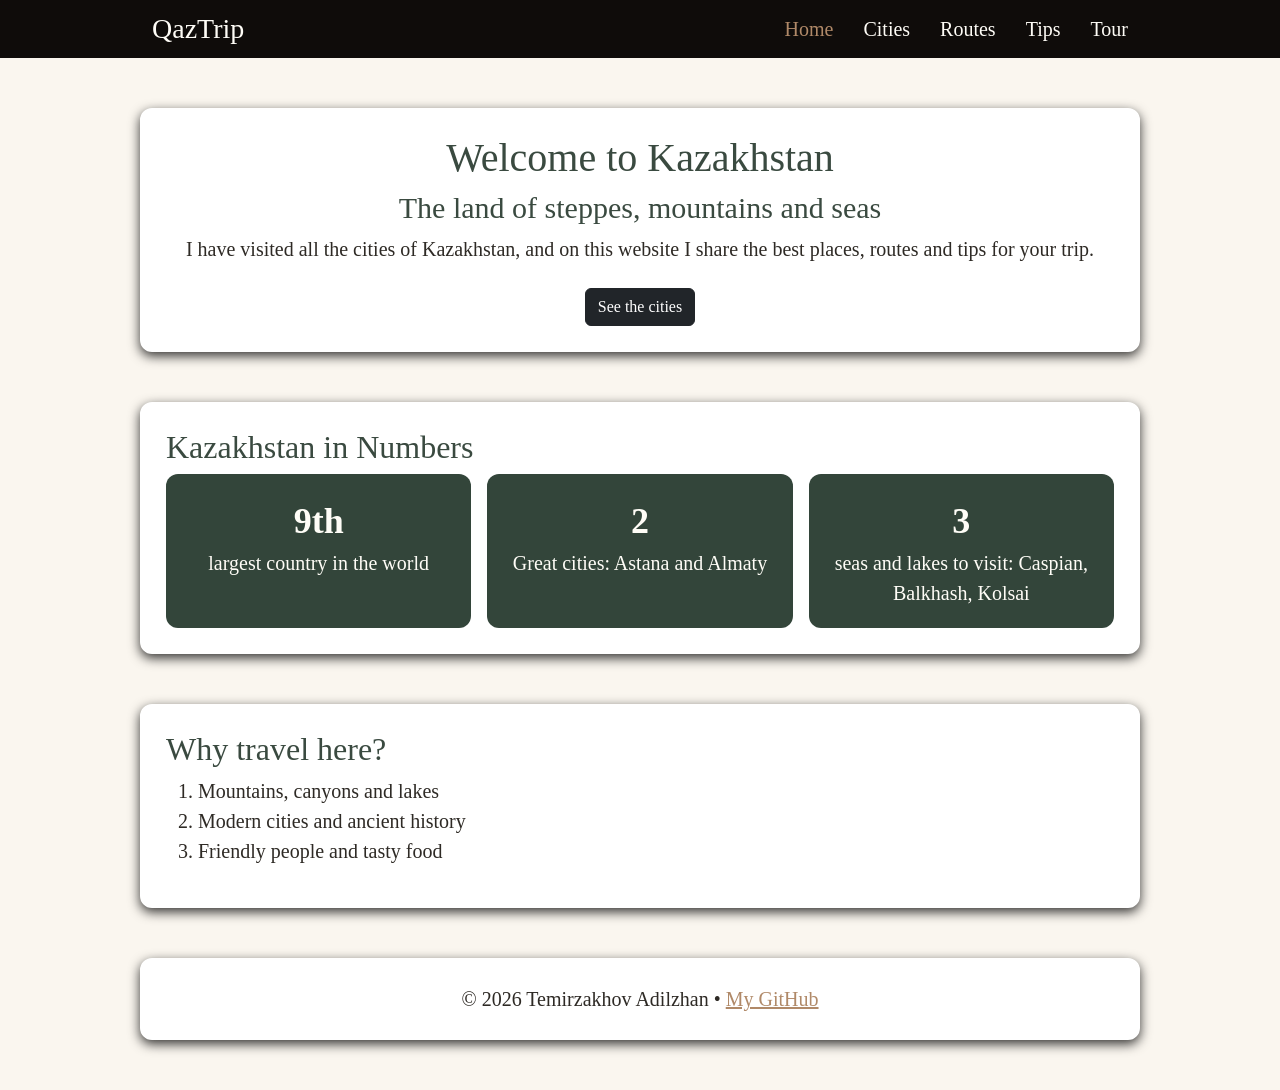
<file: index.html>
<!DOCTYPE html>
<html lang="en">
<head>
  <meta charset="UTF-8">
  <meta name="viewport" content="width=device-width, initial-scale=1.0">
  <title>Home | QazTrip</title>
  <link rel="stylesheet" href="https://cdn.jsdelivr.net/npm/bootstrap@5.3.3/dist/css/bootstrap.min.css">
  <link rel="stylesheet" href="styles.css">
</head>
<body>
  <header class="qw">
    <div class="head">
      <h1>QazTrip</h1>
      <nav class="ahref">
        <a href="index.html" class="active">Home</a>
        <a href="cities.html">Cities</a>
        <a href="routes.html">Routes</a>
        <a href="tips.html">Tips</a>
        <a href="tour.html">Tour</a>
      </nav>
    </div>
  </header>
  <main>
    <section class="profile-card text-center">
      <h1>Welcome to Kazakhstan</h1>
      <h2>The land of steppes, mountains and seas</h2>
      <p>I have visited all the cities of Kazakhstan, and on this website I share the best
      places, routes and tips for your trip.</p>
      <a class="btn btn-dark mt-2" href="cities.html">See the cities</a>
    </section>
    <section class="olul">
      <h2>Kazakhstan in Numbers</h2>
      <div class="stats">
        <div><strong>9th</strong><span>largest country in the world</span></div>
        <div><strong>2</strong><span>Great cities: Astana and Almaty</span></div>
        <div><strong>3</strong><span>seas and lakes to visit: Caspian, Balkhash, Kolsai</span></div>
      </div>
    </section>
    <section class="olul">
      <h2>Why travel here?</h2>
      <ol>
        <li>Mountains, canyons and lakes</li>
        <li>Modern cities and ancient history</li>
        <li>Friendly people and tasty food</li>
      </ol>
    </section>
  </main>
  <footer class="acc text-center">
    <p class="mb-0">&copy; 2026 Temirzakhov Adilzhan &bull;
      <a href="https://github.com/24Dok691">My GitHub</a></p>
  </footer>
</body>
</html>
</file>
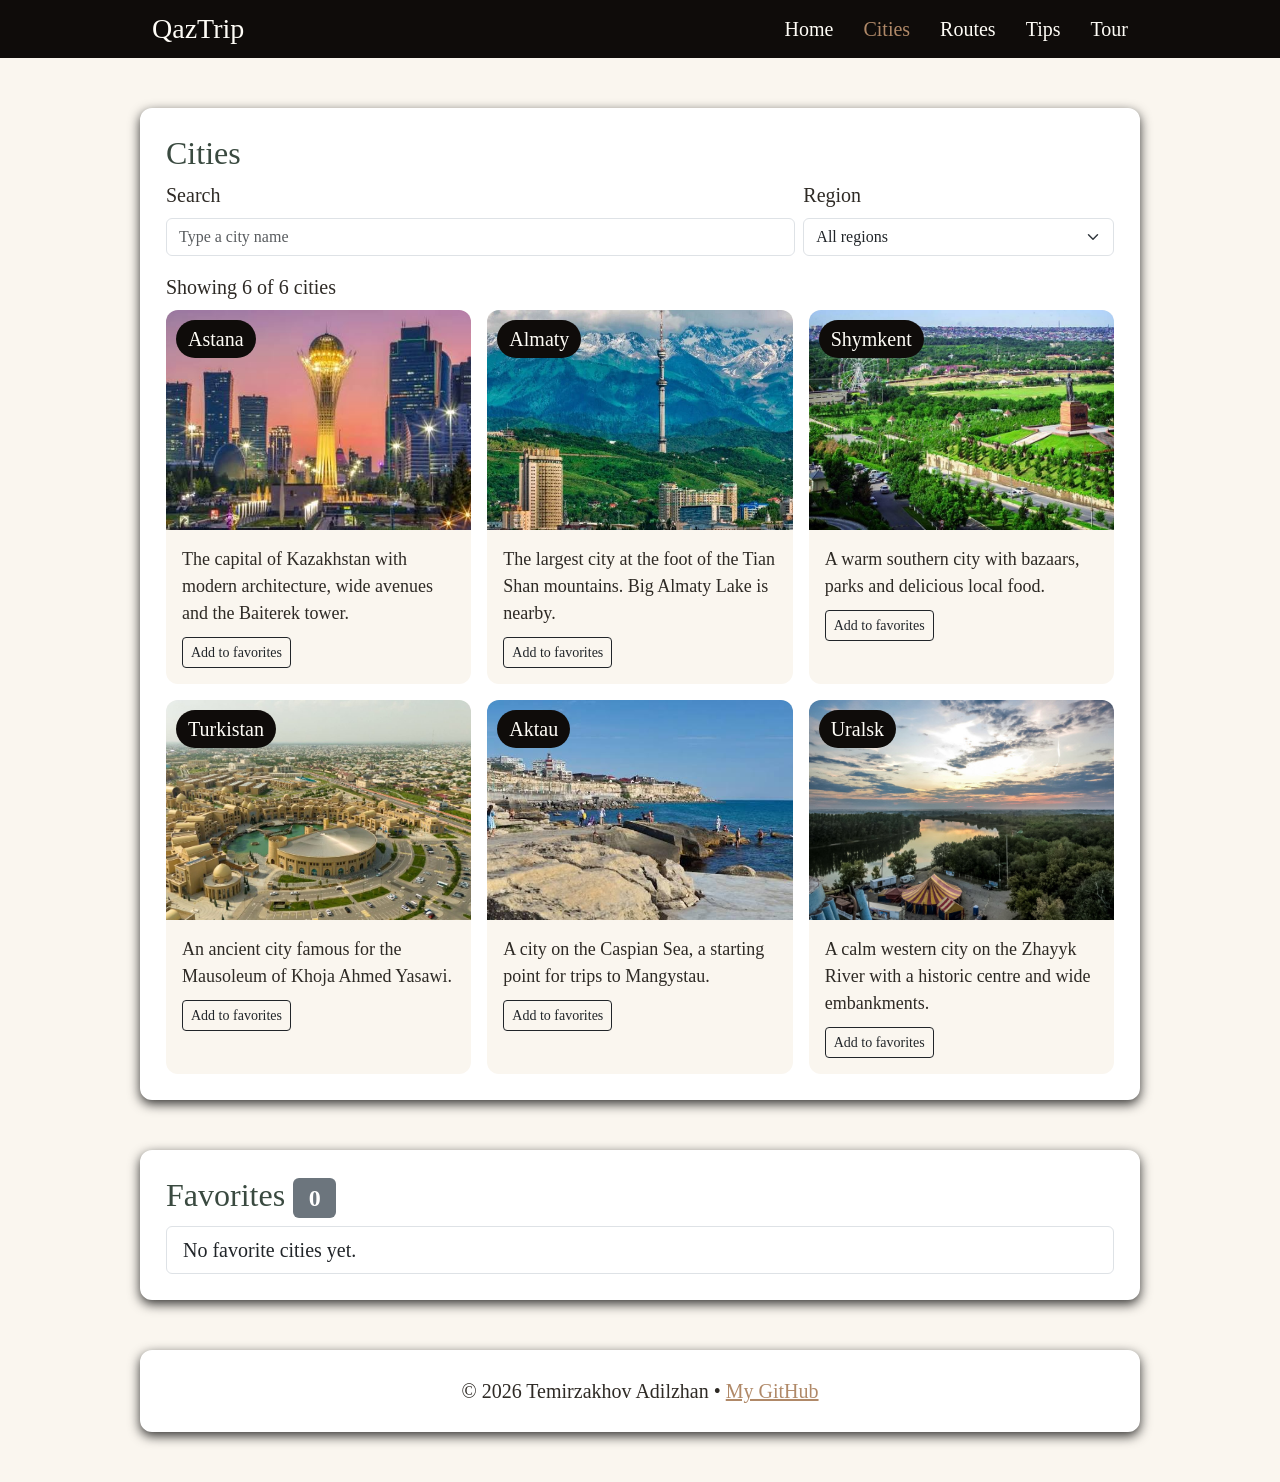
<file: cities.html>
<!DOCTYPE html>
<html lang="en">
<head>
  <meta charset="UTF-8">
  <meta name="viewport" content="width=device-width, initial-scale=1.0">
  <title>Cities | QazTrip</title>
  <link rel="stylesheet" href="https://cdn.jsdelivr.net/npm/bootstrap@5.3.3/dist/css/bootstrap.min.css">
  <link rel="stylesheet" href="styles.css">
</head>
<body>
  <header class="qw">
    <div class="head">
      <h1>QazTrip</h1>
      <nav class="ahref">
        <a href="index.html">Home</a>
        <a href="cities.html" class="active">Cities</a>
        <a href="routes.html">Routes</a>
        <a href="tips.html">Tips</a>
        <a href="tour.html">Tour</a>
      </nav>
    </div>
  </header>
  <main>
    <section class="olul">
      <h2>Cities</h2>
      <div class="row g-2 mb-3">
        <div class="col-12 col-md-8">
          <label for="citySearch" class="form-label">Search</label>
          <input type="search" id="citySearch" class="form-control" placeholder="Type a city name">
        </div>
        <div class="col-12 col-md-4">
          <label for="regionFilter" class="form-label">Region</label>
          <select id="regionFilter" class="form-select">
            <option value="all">All regions</option>
            <option value="Center">Center</option>
            <option value="South">South</option>
            <option value="West">West</option>
          </select>
        </div>
      </div>
      <p id="resultsInfo" class="mb-2"></p>
      <div class="row g-3" id="cityList"></div>
    </section>
    <section class="olul">
      <h2>Favorites <span class="badge text-bg-secondary" id="favoritesCount">0</span></h2>
      <ul class="list-group" id="favoritesList"></ul>
    </section>
  </main>
  <footer class="acc text-center">
    <p class="mb-0">&copy; 2026 Temirzakhov Adilzhan &bull;
      <a href="https://github.com/24Dok691">My GitHub</a></p>
  </footer>
  <script src="js/data.js"></script>
  <script src="js/cities.js"></script>
</body>
</html>
</file>
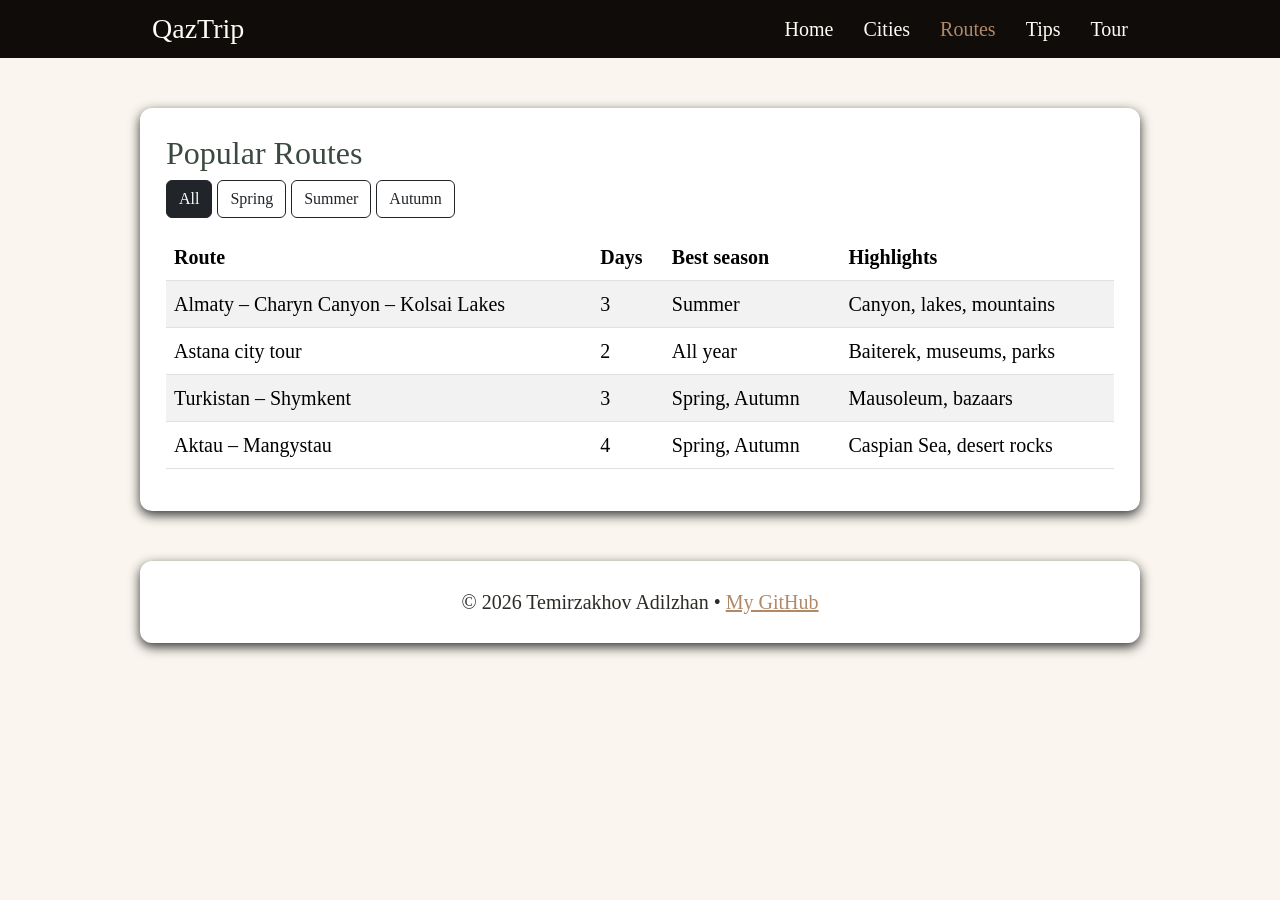
<file: routes.html>
<!DOCTYPE html>
<html lang="en">
<head>
  <meta charset="UTF-8">
  <meta name="viewport" content="width=device-width, initial-scale=1.0">
  <title>Routes | QazTrip</title>
  <link rel="stylesheet" href="https://cdn.jsdelivr.net/npm/bootstrap@5.3.3/dist/css/bootstrap.min.css">
  <link rel="stylesheet" href="styles.css">
</head>
<body>
  <header class="qw">
    <div class="head">
      <h1>QazTrip</h1>
      <nav class="ahref">
        <a href="index.html">Home</a>
        <a href="cities.html">Cities</a>
        <a href="routes.html" class="active">Routes</a>
        <a href="tips.html">Tips</a>
        <a href="tour.html">Tour</a>
      </nav>
    </div>
  </header>
  <main>
    <section class="olul">
      <h2>Popular Routes</h2>
      <div class="mb-3" id="seasonButtons">
        <button type="button" class="btn btn-outline-dark season-btn active" data-season="All">All</button>
        <button type="button" class="btn btn-outline-dark season-btn" data-season="Spring">Spring</button>
        <button type="button" class="btn btn-outline-dark season-btn" data-season="Summer">Summer</button>
        <button type="button" class="btn btn-outline-dark season-btn" data-season="Autumn">Autumn</button>
      </div>
      <div class="table-responsive">
        <table class="table table-striped align-middle">
          <thead>
            <tr><th>Route</th><th>Days</th><th>Best season</th><th>Highlights</th></tr>
          </thead>
          <tbody id="routesBody"></tbody>
        </table>
      </div>
    </section>
  </main>
  <footer class="acc text-center">
    <p class="mb-0">&copy; 2026 Temirzakhov Adilzhan &bull;
      <a href="https://github.com/24Dok691">My GitHub</a></p>
  </footer>
  <script src="https://code.jquery.com/jquery-3.7.1.min.js"></script>
  <script src="js/data.js"></script>
  <script src="js/routes.js"></script>
</body>
</html>
</file>
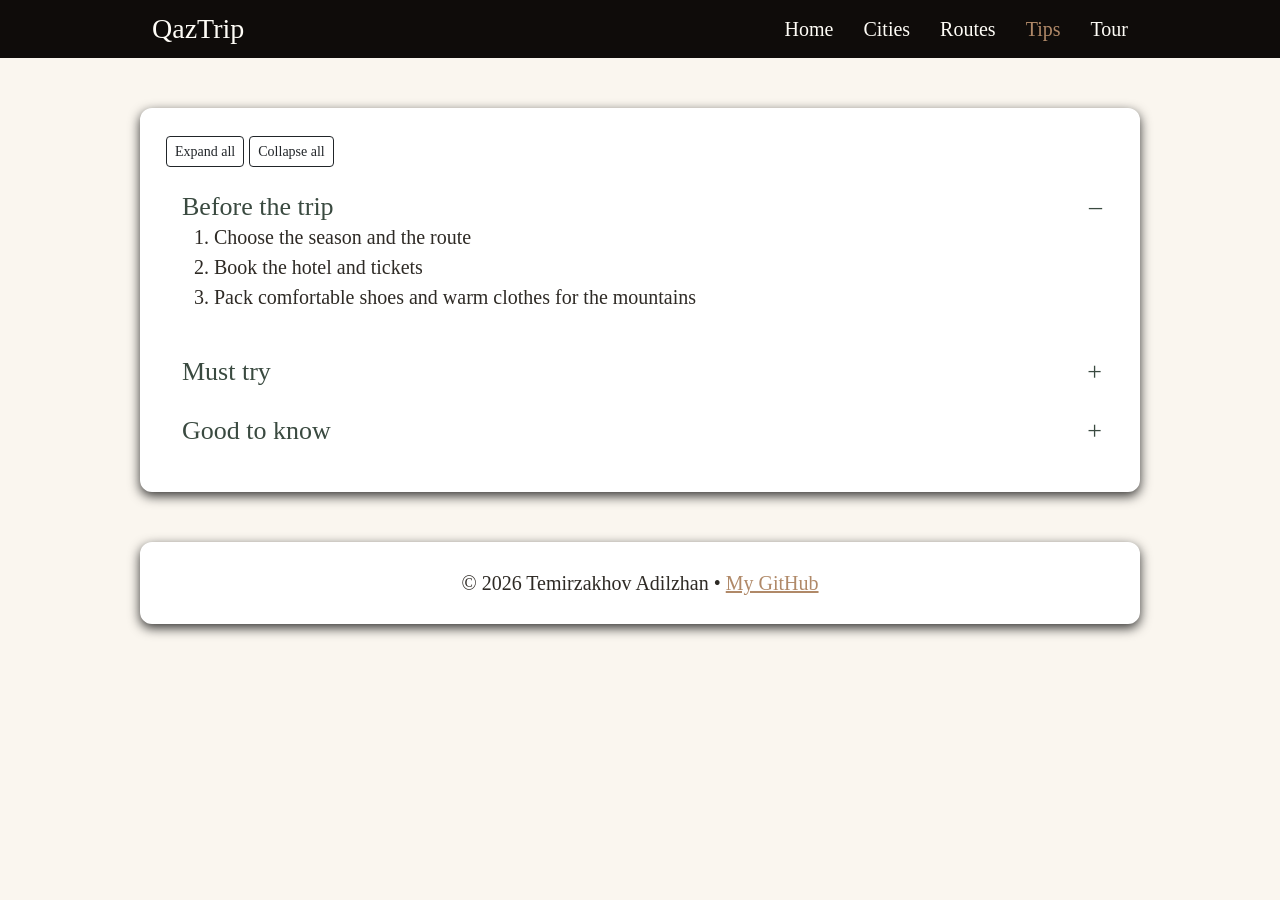
<file: tips.html>
<!DOCTYPE html>
<html lang="en">
<head>
  <meta charset="UTF-8">
  <meta name="viewport" content="width=device-width, initial-scale=1.0">
  <title>Tips | QazTrip</title>
  <link rel="stylesheet" href="https://cdn.jsdelivr.net/npm/bootstrap@5.3.3/dist/css/bootstrap.min.css">
  <link rel="stylesheet" href="styles.css">
</head>
<body>
  <header class="qw">
    <div class="head">
      <h1>QazTrip</h1>
      <nav class="ahref">
        <a href="index.html">Home</a>
        <a href="cities.html">Cities</a>
        <a href="routes.html">Routes</a>
        <a href="tips.html" class="active">Tips</a>
        <a href="tour.html">Tour</a>
      </nav>
    </div>
  </header>
  <main>
    <section class="olul">
      <div class="mb-3">
        <button type="button" class="btn btn-outline-dark btn-sm" id="expandAll">Expand all</button>
        <button type="button" class="btn btn-outline-dark btn-sm" id="collapseAll">Collapse all</button>
      </div>
      <div class="tip-group">
        <h2 class="tip-title">Before the trip</h2>
        <div class="tip-body">
          <ol>
            <li>Choose the season and the route</li>
            <li>Book the hotel and tickets</li>
            <li>Pack comfortable shoes and warm clothes for the mountains</li>
          </ol>
        </div>
      </div>
      <div class="tip-group">
        <h2 class="tip-title">Must try</h2>
        <div class="tip-body">
          <ul>
            <li>Beshbarmak</li>
            <li>Quyrdaq</li>
            <li>Kazy and shubat</li>
          </ul>
        </div>
      </div>
      <div class="tip-group">
        <h2 class="tip-title">Good to know</h2>
        <div class="tip-body">
          <p>The weather can change quickly, so check the forecast every day. The main
          languages are <span class="mark">Kazakh</span> and <span class="mark">Russian</span>.</p>
        </div>
      </div>
    </section>
  </main>
  <footer class="acc text-center">
    <p class="mb-0">&copy; 2026 Temirzakhov Adilzhan &bull;
      <a href="https://github.com/24Dok691">My GitHub</a></p>
  </footer>
  <script src="https://code.jquery.com/jquery-3.7.1.min.js"></script>
  <script src="js/tips.js"></script>
</body>
</html>
</file>
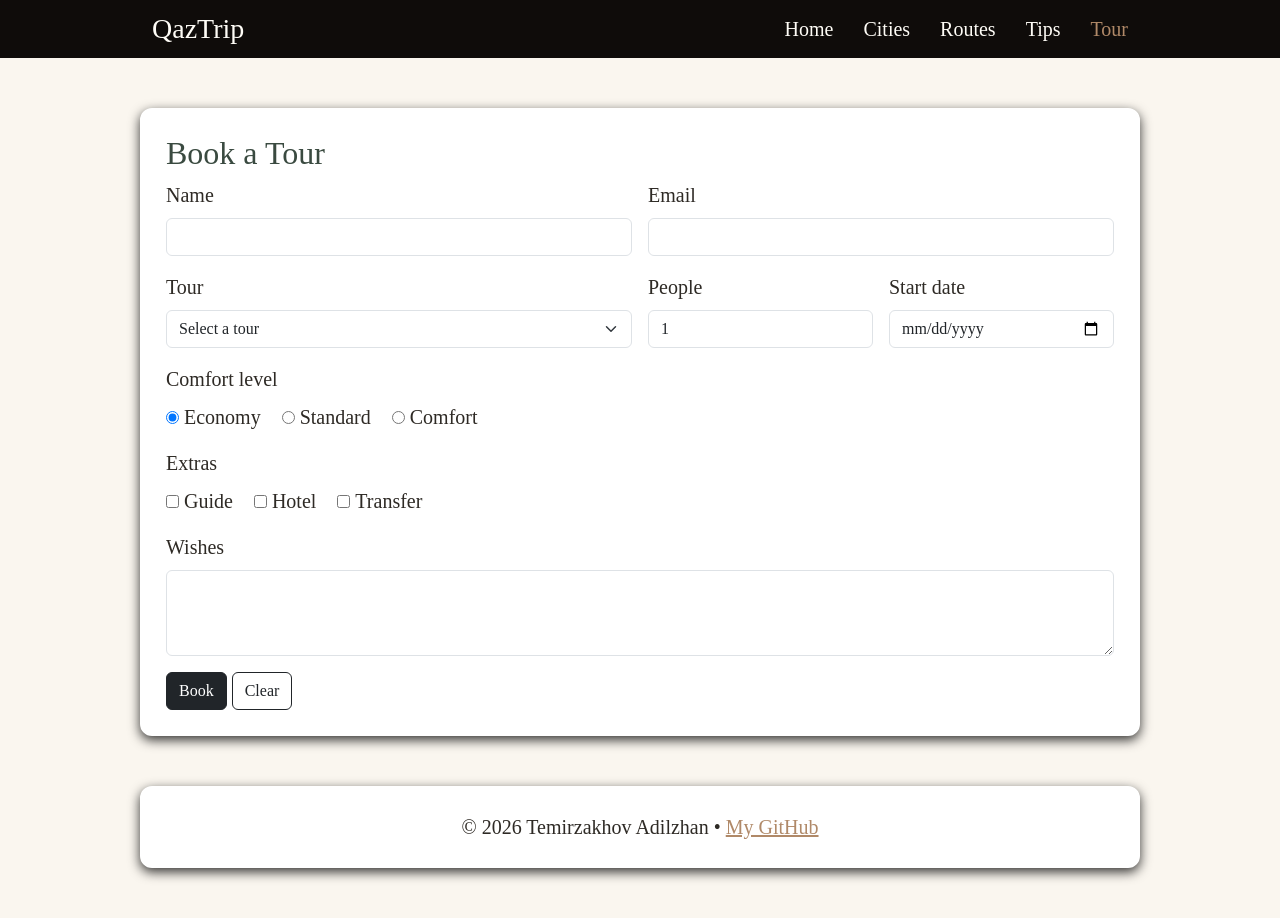
<file: tour.html>
<!DOCTYPE html>
<html lang="en">
<head>
  <meta charset="UTF-8">
  <meta name="viewport" content="width=device-width, initial-scale=1.0">
  <title>Tour | QazTrip</title>
  <link rel="stylesheet" href="https://cdn.jsdelivr.net/npm/bootstrap@5.3.3/dist/css/bootstrap.min.css">
  <link rel="stylesheet" href="styles.css">
</head>
<body>
  <header class="qw">
    <div class="head">
      <h1>QazTrip</h1>
      <nav class="ahref">
        <a href="index.html">Home</a>
        <a href="cities.html">Cities</a>
        <a href="routes.html">Routes</a>
        <a href="tips.html">Tips</a>
        <a href="tour.html" class="active">Tour</a>
      </nav>
    </div>
  </header>
  <main>
    <section class="olul">
      <h2>Book a Tour</h2>
      <div id="formSuccess" class="alert alert-success" style="display:none"></div>
      <form id="tourForm" action="#" method="post" novalidate>
        <div class="row g-3">
          <div class="col-12 col-md-6">
            <label for="name" class="form-label">Name</label>
            <input type="text" id="name" class="form-control">
            <div class="invalid-feedback" id="nameError"></div>
          </div>
          <div class="col-12 col-md-6">
            <label for="email" class="form-label">Email</label>
            <input type="email" id="email" class="form-control">
            <div class="invalid-feedback" id="emailError"></div>
          </div>
          <div class="col-12 col-md-6">
            <label for="tour" class="form-label">Tour</label>
            <select id="tour" class="form-select">
              <option value="">Select a tour</option>
            </select>
            <div class="invalid-feedback" id="tourError"></div>
          </div>
          <div class="col-6 col-md-3">
            <label for="people" class="form-label">People</label>
            <input type="number" id="people" class="form-control" value="1">
            <div class="invalid-feedback" id="peopleError"></div>
          </div>
          <div class="col-6 col-md-3">
            <label for="date" class="form-label">Start date</label>
            <input type="date" id="date" class="form-control">
            <div class="invalid-feedback" id="dateError"></div>
          </div>
          <div class="col-12">
            <span class="form-label d-block">Comfort level</span>
            <input type="radio" name="level" id="eco" checked> <label for="eco">Economy</label>
            <input type="radio" name="level" id="std" class="ms-3"> <label for="std">Standard</label>
            <input type="radio" name="level" id="com" class="ms-3"> <label for="com">Comfort</label>
          </div>
          <div class="col-12">
            <span class="form-label d-block">Extras</span>
            <input type="checkbox" id="guide"> <label for="guide">Guide</label>
            <input type="checkbox" id="hotel" class="ms-3"> <label for="hotel">Hotel</label>
            <input type="checkbox" id="transfer" class="ms-3"> <label for="transfer">Transfer</label>
          </div>
          <div class="col-12">
            <label for="msg" class="form-label">Wishes</label>
            <textarea id="msg" rows="3" class="form-control"></textarea>
          </div>
          <div class="col-12">
            <button type="submit" class="btn btn-dark">Book</button>
            <button type="reset" class="btn btn-outline-dark">Clear</button>
          </div>
        </div>
      </form>
    </section>
  </main>
  <footer class="acc text-center">
    <p class="mb-0">&copy; 2026 Temirzakhov Adilzhan &bull;
      <a href="https://github.com/24Dok691">My GitHub</a></p>
  </footer>
  <script src="https://code.jquery.com/jquery-3.7.1.min.js"></script>
  <script src="js/data.js"></script>
  <script src="js/tour.js"></script>
</body>
</html>
</file>
<file: styles.css>
body{
  margin: 0;
  padding: 0;
  background-color: #FAF6EF;
  font-family: 'Times New Roman', Times, serif;
  font-size: 16px;
  color: #2E2A25;
}

h1, h2, h3{ color: #3A4A40; }

p{ font-size: 20px; }

.profile-card, .olul, .acc{
  background-color: #FFFFFF;
  border: 2px solid #FFFFFF;
  padding: 24px;
  margin: 50px auto;
  box-shadow: 0 4px 12px rgb(0, 0, 0, 0.8);
  max-width: 1000px;
  border-radius: 12px;
  font-size: 20px;
}
.profile-card h1{ font-size: 40px; }
.profile-card h2{ font-size: 30px; }


.qw{
  position: sticky;
  top: 0;
  z-index: 10;
  background-color: #0f0c0a;
}
.head{
  max-width: 1000px;
  margin: 0 auto;
  display: flex;
  align-items: center;
  justify-content: space-between;
  padding: 0 12px;
}
.head h1{ color: #fffdf7; font-size: 28px; margin: 12px 0; }
.ahref{
  font-size: 20px;
  display: flex;
  gap: 30px;
}
.ahref a{ color: #fffdf7; text-decoration: none; }
.ahref a:hover, .ahref a.active{ color: #B08968; }

a{ color: #B08968; }
a:hover{ color: #8A6A4F; }

.stats{
  display: grid;
  grid-template-columns: repeat(3, 1fr);
  gap: 16px;
}
.stats div{
  background-color: #33453a;
  color: #fffdf7;
  text-align: center;
  padding: 20px;
  border-radius: 12px;
}
.stats strong{ display: block; font-size: 36px; }

.city{
  position: relative;
  height: 100%;
  background-color: #FAF6EF;
  border-radius: 12px;
  overflow: hidden;
}
.city img{ width: 100%; height: 220px; object-fit: cover; display: block; }
.city p{ font-size: 18px; margin: 0; }
.label{
  position: absolute;
  top: 10px;
  left: 10px;
  background-color: #0f0c0a;
  color: #fffdf7;
  padding: 4px 12px;
  border-radius: 20px;
}

.mark{
  background-color: #B08968;
  color: #fffdf7;
  padding: 0 6px;
  border-radius: 4px;
}


@media (max-width: 992px){
  .ahref{ gap: 16px; font-size: 18px; }
  .stats{ grid-template-columns: repeat(2, 1fr); }
  .profile-card, .olul, .acc{ margin: 30px 16px; }
}


@media (max-width: 576px){
  .head{ flex-direction: column; padding-bottom: 10px; }
  .ahref{ flex-wrap: wrap; justify-content: center; gap: 10px 16px; font-size: 16px; }
  .stats{ grid-template-columns: 1fr; }
  .profile-card h1{ font-size: 30px; }
  p{ font-size: 18px; }
}

.tip-group{
  padding: 8px 12px;
  margin-bottom: 12px;
  border-left: 4px solid transparent;
}
.tip-group.active-tip{ border-left-color: #B08968; }
.tip-title{ cursor: pointer; margin: 0; font-size: 26px; }
.tip-title::after{ content: '+'; float: right; }
.tip-title.open::after{ content: '\2013'; }

.fav-btn{ margin-top: 10px; }
</file>
